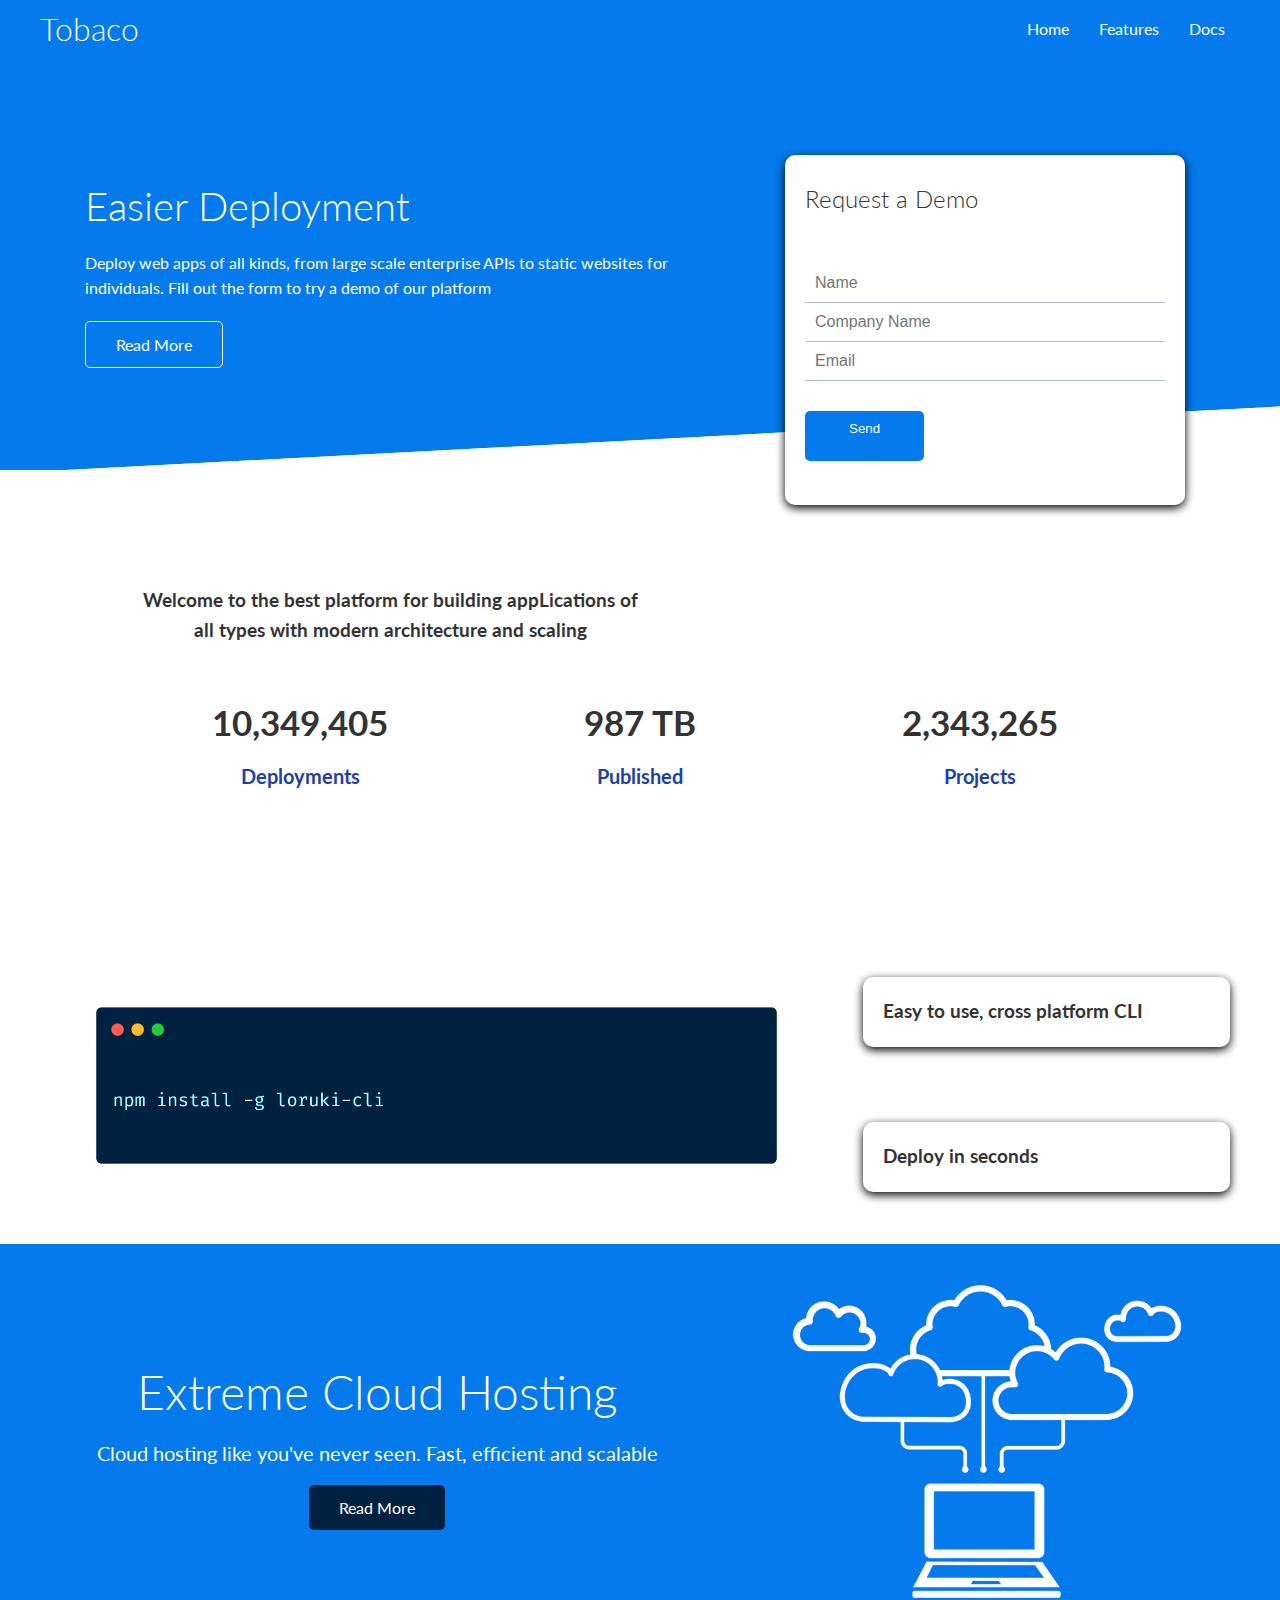
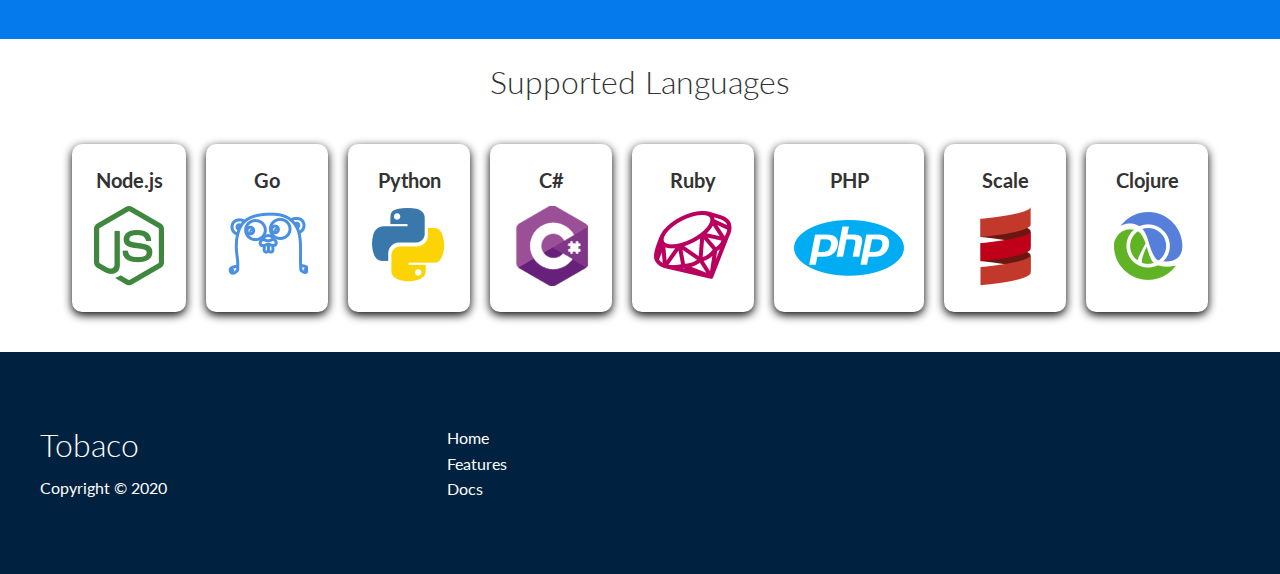
<file: responsive_web/index.html>
<!DOCTYPE html>
<html lang="en">
<head>
    <meta charset="UTF-8">
    <meta name="viewport" content="width=device-width, initial-scale=1.0">
    <link rel="stylesheet" href="style.css">
    <link rel="stylesheet" href="utilities.css">
    <link rel="stylesheet" href="https://cdnjs.cloudflare.com/ajax/libs/font-awesome/5.15.1/css/all.min.css" integrity="sha512-+4zCK9k+qNFUR5X+cKL9EIR+ZOhtIloNl9GIKS57V1MyNsYpYcUrUeQc9vNfzsWfV28IaLL3i96P9sdNyeRssA==" crossorigin="anonymous" />
    <title>Tobaco | Cloud Hosting For Everyone</title>
</head>
<body>
    <!-- NAVBAR -->
    <div class="navbar">
        <div class="container flex">
            <h1 class="logo">Tobaco</h1>
            <nav>
                <ul>
                    <li><a href="index.html">Home</a></li>

                    <li><a href="features.html">Features</a></li>

                    <li><a href="docs.html">Docs</a></li>
                </ul>
            </nav>
        </div>
    </div>

    <!-- showcase -->
    <section class="showcase">
       <div class="container grid">
        <div class="showcase-text">

            <h1>Easier Deployment</h1>

            <p>
                Deploy web apps of all kinds, from large scale enterprise APIs to static websites for individuals. Fill out the form to try a demo of our platform
            </p>

            <a class="btn btn-outline" href="features.html">Read More</a>

        </div>

        <div class="showcase-form card">
            <h2>Request a Demo</h2>
            <form  name="contact" method="POST" netlify-honeypot="bot-field" data-netlify="true">

                <input type="hidden" name="form-name" value="contact">

                <p class="hidden">
                    <label>Don’t fill this out if you’re human: <input name="bot-field" /></label>
                  </p>

                <div class="form-control">
                    <input type="text" name="name" placeholder="Name" required>

                    <input type="text" name="company" placeholder="Company Name" required>

                    <input type="email" name="email" placeholder="Email" required>



                </div>
                <input type="submit" value="Send
                " class="btn btn-primary">
            </form>
        </div>
       </div>

    </section>

    <!-- stats -->

    <section class="stats">

     <div class="container">

         <h3 class="stats-heading text-center my-1">
             Welcome to the best platform for building appLications of all types with modern architecture and scaling
         </h3>

         <div class="grid grid-3 text-center my-4"> 

             <div>
                 <i class="fas fa-server fa-3x"></i> 

                 <h3>10,349,405</h3>

                 <p class="text-secondary">Deployments</p>
             </div>

             <div>
                <i class="fas fa-upload fa-3x"></i> 

                <h3>987 TB</h3>
                
                <p class="text-secondary">Published</p>
             </div>

             <div>
                <i class="fas fa-project-diagram fa-3x"></i> 

                <h3>2,343,265</h3>
                
                <p class="text-secondary">Projects</p>
             </div>

         </div>
     </div>

    </section>

    <!-- CLI -->

    <section class="cli">
        <div class="container grid">
            <img src="images/cli.png" alt="">

            <div class="card">
                <h3>Easy to use, cross platform CLI</h3>
            </div>

            <div class="card">
                <h3>Deploy in seconds</h3>
            </div>
        </div>

    </section>

    <!-- cloud -->

    <section class="cloud bg-primary my-2 py-2">
        <div class="container grid">
            <div class="text-center">
                <h2 class="lg">Extreme Cloud Hosting</h2>

                <p class="lead my-1">Cloud hosting like you've never seen. Fast, efficient and scalable
                </p>
                <a href="features.html" class="btn btn-dark">Read More</a>
            </div>
            <img src="images/cloud.png" alt="">
        </div>
    </section>

    <!-- languages -->

    <section class="language">
        <h2 class="md text-center my-2">
            Supported Languages
        </h2>
        <div class="container flex">
            <div class="card">
                <h4>Node.js</h4>
                <img src="images/logos/node.png" alt=""> 
            </div>

            <div class="card">
                <h4>Go</h4>
                <img src="images/logos/go.png" alt=""> 
            </div>

            <div class="card">
                <h4>Python</h4>
                <img src="images/logos/python.png" alt=""> 
            </div>

            <div class="card">
                <h4>C#</h4>
                <img src="images/logos/csharp.png" alt=""> 
            </div>

            <div class="card">
                <h4>Ruby</h4>
                <img src="images/logos/ruby.png" alt=""> 
            </div>

            <div class="card">
                <h4>PHP</h4>
                <img src="images/logos/php.png" alt=""> 
            </div>

            <div class="card">
                <h4>Scale</h4>
                <img src="images/logos/scala.png" alt=""> 
            </div>

            <div class="card">
                <h4>Clojure</h4>
                <img src="images/logos/clojure.png" alt=""> 
            </div>
        </div>
    </section>

    <!-- footer -->

    <footer class="footer bg-dark py-5">
        <div class="container grid grid-3">
            <div>
                <h1>
                    Tobaco
                </h1>
                <p>Copyright &copy; 2020</p>
            </div>
            <nav>
                <ul>
                    <li>
                        <a href="index.html">Home</a>
                    </li>

                    <li>
                        <a href="features.html">Features</a>
                    </li>

                    <li>
                        <a href="docs.html">Docs</a>
                    </li>
                </ul>
            </nav>

           <div class="social">
               <a href="#"><i class="fab fa-github fa-2"></i></a>

               <a href="#"><i class="fab fa-facebook fa-2"></i></a>

               <a href="#"><i class="fab fa-instagram fa-2"></i></a>

               <a href="#"><i class="fab fa-twitter fa-2"></i></a>
           </div>
        </div>
    </footer>
   
</body>
</html>
</file>
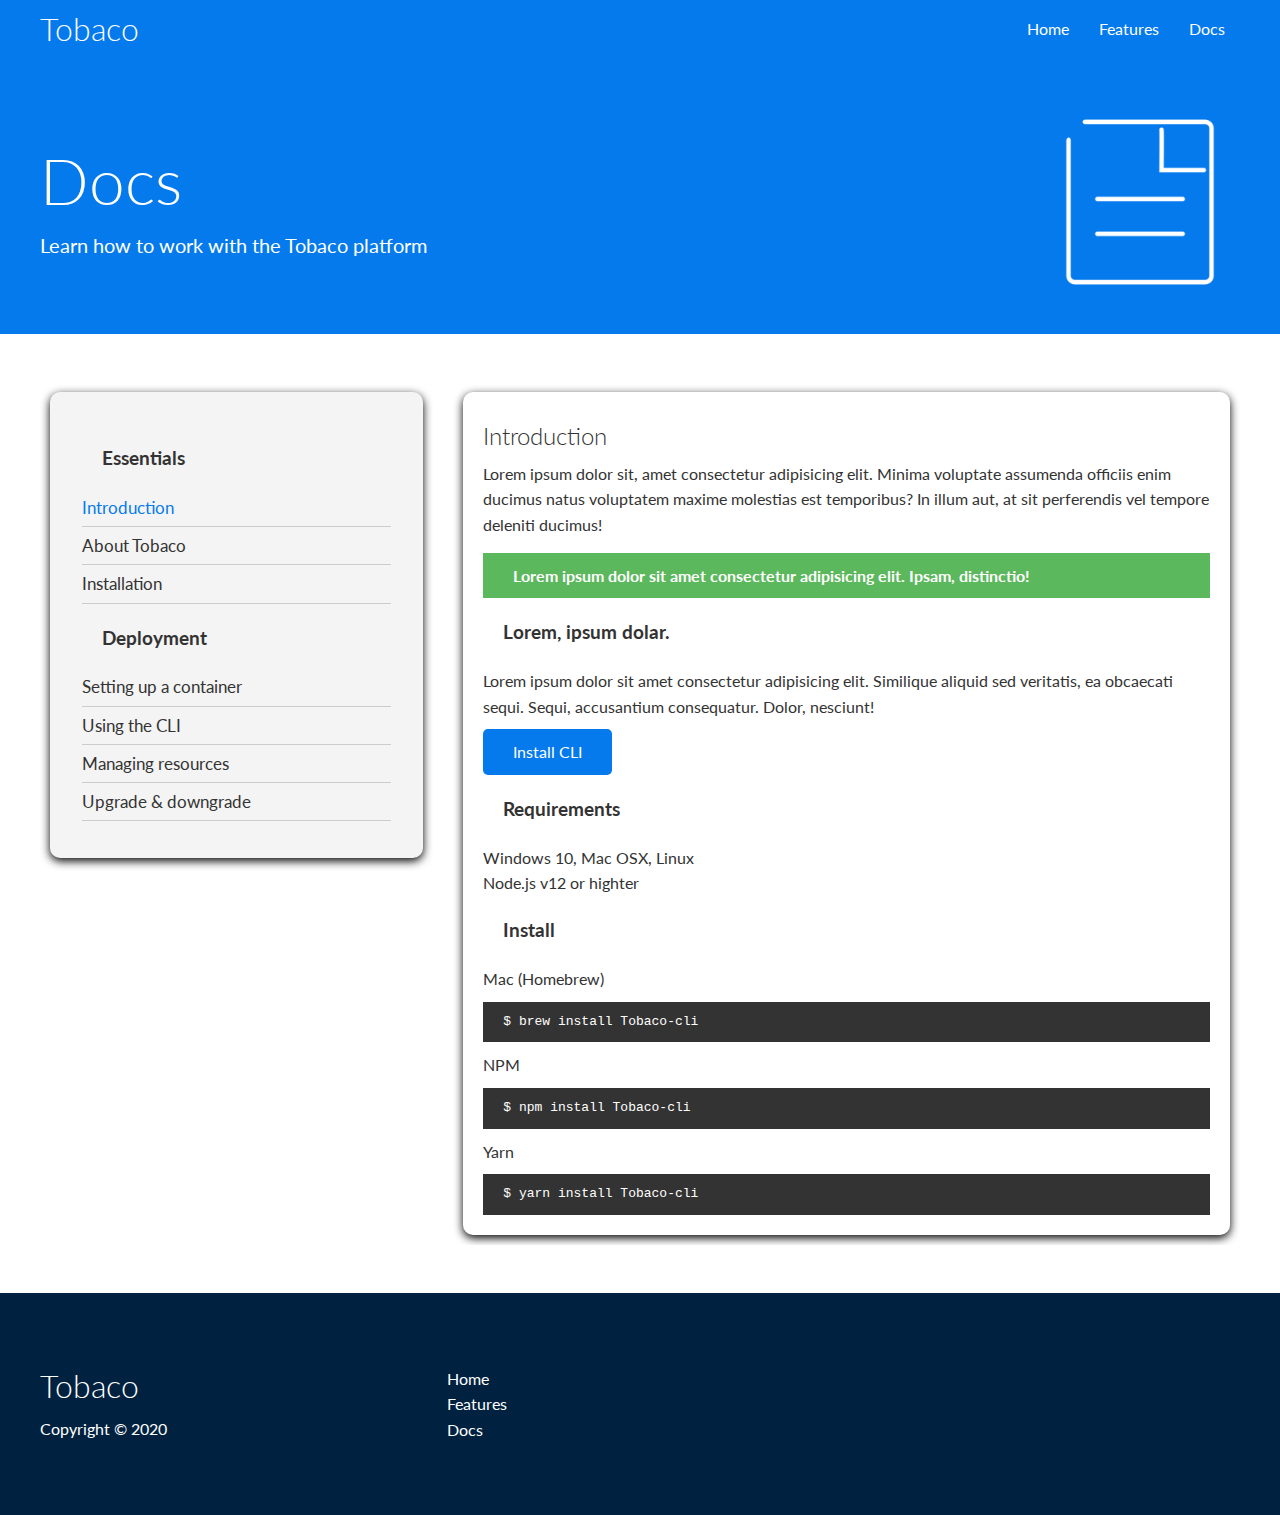
<file: responsive_web/docs.html>
<!DOCTYPE html>
<html lang="en">
<head>
    <meta charset="UTF-8">
    <meta name="viewport" content="width=device-width, initial-scale=1.0">
    <link rel="stylesheet" href="style.css">
    <link rel="stylesheet" href="utilities.css">
    <link rel="stylesheet" href="https://cdnjs.cloudflare.com/ajax/libs/font-awesome/5.15.1/css/all.min.css" integrity="sha512-+4zCK9k+qNFUR5X+cKL9EIR+ZOhtIloNl9GIKS57V1MyNsYpYcUrUeQc9vNfzsWfV28IaLL3i96P9sdNyeRssA==" crossorigin="anonymous" />
    <title>Tobaco | Cloud Hosting For Everyone</title>
</head>
<body>
    <!-- NAVBAR -->
    <div class="navbar">
        <div class="container flex">
            <h1 class="logo">Tobaco</h1>
            <nav>
                <ul>
                    <li><a href="index.html">Home</a></li>

                    <li><a href="features.html">Features</a></li>

                    <li><a href="docs.html">Docs</a></li>
                </ul>
            </nav>
        </div>
    </div>

    <!-- head -->

    <section class="docs-head bg-primary py-3">
        <div class="container grid">
            <div>
                <h1 class="xl">Docs</h1>

                <p class="lead">
                    Learn how to work with the Tobaco platform 
                </p>
            </div>
            <img src="images/docs.png" alt="">
        </div>
    </section>

    <!-- Docs main -->
    <section class="docs-main my-4">
        <div class="container grid">
            <div class="card bg-light p-3">
                <h3 class="my-2">Essentials</h3>
                <nav>
                    <ul>
                        <li><a class="text-primary" href="#">Introduction</a></li>
                        <li><a href="#">About Tobaco</a></li>
                        <li><a href="#">Installation</a></li>
                    </ul>
                </nav>

                <h3 class="my-2">Deployment</h3>
                <nav>
                    <ul>
                        <li><a href="#">Setting up a container</a></li>
							<li><a href="#">Using the CLI</a></li>
							<li><a href="#">Managing resources</a></li>
							<li><a href="#">Upgrade & downgrade</a></li>
                    </ul>
                </nav>

            </div>

            <div class="card">
                <h2>Introduction</h2>
                <p>
                    Lorem ipsum dolor sit, amet consectetur adipisicing elit. Minima voluptate assumenda officiis enim ducimus natus voluptatem maxime molestias est temporibus? In illum aut, at sit perferendis vel tempore deleniti ducimus!
                </p>
                <div class="alert alert-success">
                    <i class="fas fa-info"></i> Lorem ipsum dolor sit amet consectetur adipisicing elit. Ipsam, distinctio!
                </div>
           

            <h3>Lorem, ipsum dolar.</h3>

            <p>
                Lorem ipsum dolor sit amet consectetur adipisicing elit. Similique aliquid sed veritatis, ea obcaecati sequi. Sequi, accusantium consequatur. Dolor, nesciunt!
            </p>

            <a href="#" class="btn btn-primary">Install CLI</a>

            <h3>Requirements</h3>

            <ul>
                <li>Windows 10, Mac OSX, Linux</li>
                <li>Node.js v12 or highter</li>
            </ul>

            <h3>Install</h3>

            <p>Mac (Homebrew)</p>
            <pre><code>$ brew install Tobaco-cli</code></pre>

            <p>NPM</p>
            <pre><code>$ npm install Tobaco-cli</code></pre>

            <p>Yarn</p>
            <pre><code>$ yarn install Tobaco-cli</code></pre>

        </div>

        </div>

    </section>

 

    <!-- footer -->

    <footer class="footer bg-dark py-5">
        <div class="container grid grid-3">
            <div>
                <h1>
                    Tobaco
                </h1>
                <p>Copyright &copy; 2020</p>
            </div>
            <nav>
                <ul>
                    <li>
                        <a href="index.html">Home</a>
                    </li>

                    <li>
                        <a href="features.html">Features</a>
                    </li>

                    <li>
                        <a href="docs.html">Docs</a>
                    </li>
                </ul>
            </nav>

           <div class="social">
               <a href="#"><i class="fab fa-github fa-2"></i></a>

               <a href="#"><i class="fab fa-facebook fa-2"></i></a>

               <a href="#"><i class="fab fa-instagram fa-2"></i></a>

               <a href="#"><i class="fab fa-twitter fa-2"></i></a>
           </div>
        </div>
    </footer>
   
</body>
</html>
</file>
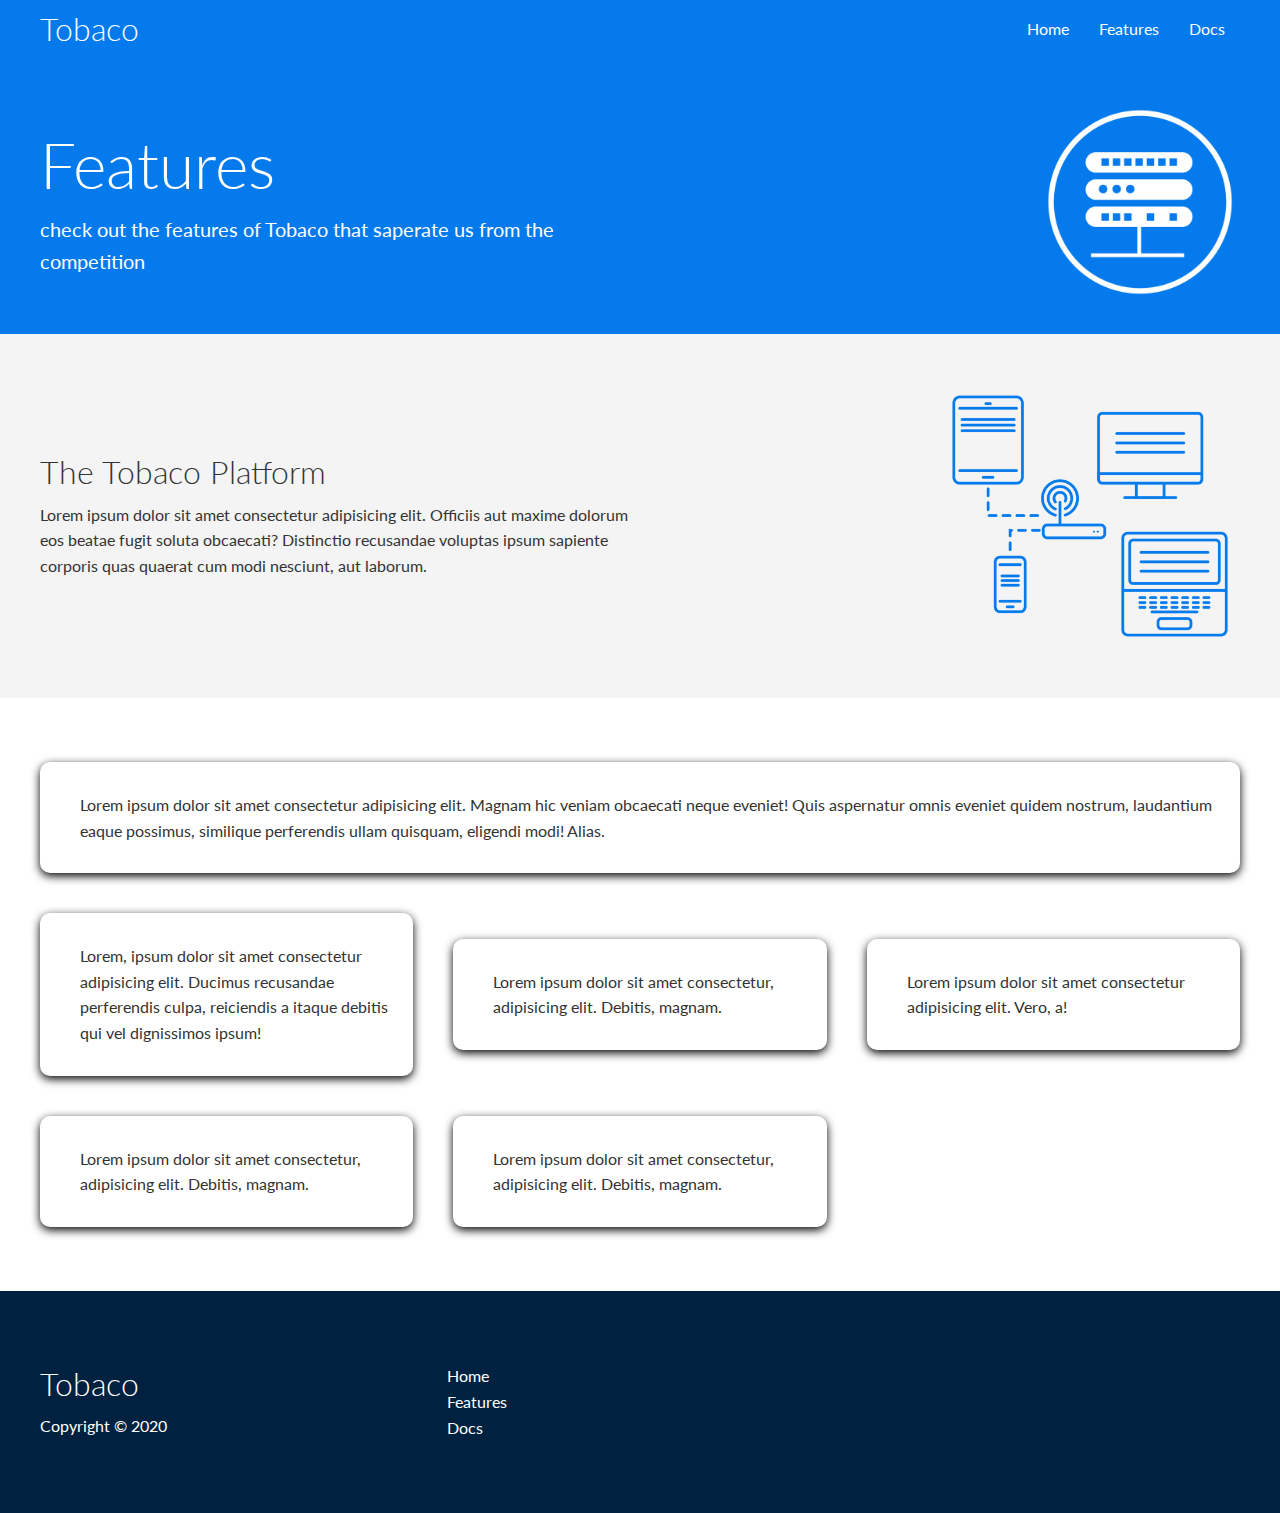
<file: responsive_web/features.html>
<!DOCTYPE html>
<html lang="en">
<head>
    <meta charset="UTF-8">
    <meta name="viewport" content="width=device-width, initial-scale=1.0">
    <link rel="stylesheet" href="style.css">
    <link rel="stylesheet" href="utilities.css">
    <link rel="stylesheet" href="https://cdnjs.cloudflare.com/ajax/libs/font-awesome/5.15.1/css/all.min.css" integrity="sha512-+4zCK9k+qNFUR5X+cKL9EIR+ZOhtIloNl9GIKS57V1MyNsYpYcUrUeQc9vNfzsWfV28IaLL3i96P9sdNyeRssA==" crossorigin="anonymous" />
    <title>Tobaco | Cloud Hosting For Everyone</title>
</head>
<body>
    <!-- NAVBAR -->
    <div class="navbar">
        <div class="container flex">
            <h1 class="logo">Tobaco</h1>
            <nav>
                <ul>
                    <li><a href="index.html">Home</a></li>

                    <li><a href="features.html">Features</a></li>

                    <li><a href="docs.html">Docs</a></li>
                </ul>
            </nav>
        </div>
    </div>

    <!-- head -->

    <section class="features-head bg-primary py-3">
        <div class="container grid">
            <div>
                <h1 class="xl">Features</h1>

                <p class="lead">
                    check out the features of Tobaco that saperate us from the competition
                </p>
            </div>
            <img src="images/server.png" alt="">
        </div>
    </section>

    <!-- Sub head -->

    <section class="features-sub-head bg-light py-3">
        <div class="container grid">
            <div>
                <h1 class="md">The Tobaco Platform</h1>

                <p>
                   Lorem ipsum dolor sit amet consectetur adipisicing elit. Officiis aut maxime dolorum eos beatae fugit soluta obcaecati? Distinctio recusandae voluptas ipsum sapiente corporis quas quaerat cum modi nesciunt, aut laborum.
                </p>
            </div>
            <img src="images/server2.png" alt="">
        </div>
    </section>

    <section class="features-main my-2">
        <div class="container grid grid-3">
            <div class="card flex">
                <i class="fas fa-server fa-3x"></i>

                <p>
                    Lorem ipsum dolor sit amet consectetur adipisicing elit. Magnam hic veniam obcaecati neque eveniet! Quis aspernatur omnis eveniet quidem nostrum, laudantium eaque possimus, similique perferendis ullam quisquam, eligendi modi! Alias.
                </p>


            </div>

            <div class="card flex">
                <i class="fas fa-network-wired fa-3x"></i>
                <p>
                    Lorem, ipsum dolor sit amet consectetur adipisicing elit. Ducimus
                    recusandae perferendis culpa, reiciendis a itaque debitis qui vel
                    dignissimos ipsum!
                </p>
            </div>
            <div class="card flex">
                <i class="fas fa-laptop-code fa-3x"></i>
                <p>
                    Lorem ipsum dolor sit amet consectetur, adipisicing elit. Debitis,
                    magnam.
                </p>
            </div>
            <div class="card flex">
                <i class="fas fa-database fa-3x"></i>
                <p>
                    Lorem ipsum dolor sit amet consectetur adipisicing elit. Vero, a!
                </p>
            </div>
            <div class="card flex">
                <i class="fas fa-power-off fa-3x"></i>
                <p>
                    Lorem ipsum dolor sit amet consectetur, adipisicing elit. Debitis,
                    magnam.
                </p>
            </div>
            <div class="card flex">
                <i class="fas fa-upload fa-3x"></i>
                <p>
                    Lorem ipsum dolor sit amet consectetur, adipisicing elit. Debitis,
                    magnam.
                </p>
            </div>

        </div>
    </section>





  

    <!-- footer -->

    <footer class="footer bg-dark py-5">
        <div class="container grid grid-3">
            <div>
                <h1>
                    Tobaco
                </h1>
                <p>Copyright &copy; 2020</p>
            </div>
            <nav>
                <ul>
                    <li>
                        <a href="index.html">Home</a>
                    </li>

                    <li>
                        <a href="features.html">Features</a>
                    </li>

                    <li>
                        <a href="docs.html">Docs</a>
                    </li>
                </ul>
            </nav>

           <div class="social">
               <a href="#"><i class="fab fa-github fa-2"></i></a>

               <a href="#"><i class="fab fa-facebook fa-2"></i></a>

               <a href="#"><i class="fab fa-instagram fa-2"></i></a>

               <a href="#"><i class="fab fa-twitter fa-2"></i></a>
           </div>
        </div>
    </footer>
   
</body>
</html>
</file>
<file: responsive_web/style.css>
@import url('https://fonts.googleapis.com/css2?family=Lato:wght@300&display=swap');

:root {
    --primary-color: #047aed;
    --secondary-color: #1c3faB;
    --dark-color: #002240;
    --light-color: #f4f4f4;
    --success-color: #5cb85c;
    --error-color: #d9534f;

}


* {
    box-sizing: border-box;
    padding: 0 ;
    margin: 0;
}

body {
    font-family: 'lato' , 'sans-serif';
    color: #333;
    line-height: 1.6 ;
}

ul {
    list-style-type: none
}

a {
    text-decoration: none;
    color: #333;
}

h1,
h2 {
    font-weight: 300;
    line-height: 1.2;
    margin: 10px 0; 
}

p {
    margin: 10px 0;
}

img {
    width: 100%;
}

code,
pre {
    background-color: #333;
    color: #fff;
    padding: 10px;
}

.hidden {
    visibility: hidden;
    height: 0;
}
/* NAVBAR */

.navbar {
    background-color:#047aed;
    color: #fff;
    height: 70px;
}

.navbar ul {
    display: flex;
}

.navbar a {
    color: #fff;
    padding: 10px ;
    margin: 0% 5px;
}

.navbar a:hover {
    border-bottom: 2px solid #fff ;

}

.navbar .flex {
    justify-content: space-between;
}

/* SHOWCASE */
.showcase {
    height: 400px;
    background-color: #047aed;
    color: #fff;
    position: relative;
}

.showcase h1 {
    font-size: 40px;
}

.showcase p {
    margin: 20px 0;
}

.showcase .grid {
    overflow: visible;
    grid-template-columns: 55% auto;
    gap: 30px;
}

.showcase-text {
    animation: slideInFromLeft 1s ease-in;
}

.showcase-form {
    position: relative;
    top: 60px;
    height: 350px;
    width: 400px;
    padding: 40px;
    z-index: 100;
    justify-self: flex-end;
    animation: slideInFromRight 1s ease-in;

}

.showcase-form .form-control {
    margin: 30px 0;
}

.showcase-form input[type='text'],
.showcase-form input[type='email'] {
    border: 0;
    border-bottom: 1px solid #b4becb;
    width: 100%;
    padding: 10px;
    font-size: 16px;

}
.showcase-form input:focus {
    outline: none;
}

.showcase::before,
.showcase::after {
    content: '';
    position: absolute;
    height: 100px;
    bottom: -70px;
    right: 0;
    left: 0;
    background: #fff;
    transform: skewY(-3deg);
    -webkit-transform: skewY(-3deg);
    -moz-transform: skewY(-3deg);
    -ms-transform: skewY(-3deg);
}

/* stats */

.stats {
    padding: 100px;
    animation: slideInFromBottom 1s ease-in;

}

.stats-heading {
    max-width: 500px;
    margin: auto;
}

.stats .grid h3 {
    font-size: 35px ;
}

.stats .grid p {
    font-size: 20px ;
    font-weight: bold;
}

/* CLI */

.cli .grid {
    grid-template-columns:repeat(3, 1fr) ;
    grid-template-rows: repeat(2, 1fr);
}

.cli .grid > *:first-child {
    grid-column: 1 / span 2 ;
    grid-row: 1 / span 2;
}

/* CLOUD */

.cloud .grid {
    grid-template-columns: 4fr 3fr;
}

/* languages */

.language .flex {
    flex-wrap: wrap;
}

.language .card {
    text-align: center;
    margin: 18px 10px 40px;
    transition: transform 0.2s ease-in;
}

.language .card h4 {
    font-size: 20px;
    margin-bottom: 10px;
}

.language .card:hover {
    transform: translateY(-15px);
}

/* features */

.features-head img, .docs-head img {
    width: 200px;
    justify-self: flex-end;
}

.features-sub-head img {
    width: 300px;
    justify-self: flex-end;
}

.features-main .card > i {
    margin-right: 20px;
}

.features-main .grid {
    padding: 30px;
}

.features-main .grid *:first-child {
    grid-column: 1/ span 3;
}

.features-main .grid *:inth-child(2) {
    grid-column: 1/ span 2;
}

/* docs */

.docs-main h3 {
    margin: 20px;
}

.docs-main .grid {
    grid-template-columns: 1fr 2fr;
    align-items: flex-start;
}

.docs-main nav li {
    font-size: 17px;
    padding-bottom: 5px ;
    margin-bottom:5px ;
    border-bottom: #ccc solid 1px;
}

.docs-main a:hover{
    font-weight: bold;
}

/* footer */

.footer .social a {
    margin: 0 10px;
}

/* Animation */

@keyframes slideInFromLeft {
    0% {
        transform: translateX(-100%);
    }

    100% {
        transform: translateX(0);
    }
}

@keyframes slideInFromRight {
    0% {
        transform: translateX(100%);
    }

    100% {
        transform: translateX(0);
    }
}

@keyframes slideInFromTop {
    0% {
        transform: translateX(-100%);
    }

    100% {
        transform: translateX(0);
    }
}

@keyframes slideInFromBottom {
    0% {
        transform: translateX(100%);
    }

    100% {
        transform: translateX(0);
    }
}

/* tablets and under */

@media (max-width: 768px) {
    .grid,
    .showcase .grid,
    .stats .grid,
    .cli .grid,
    .cloud .grid,
    .features-main .grid,
    .docs-main .grid, 
    .features-sub-head .grid,
    .features-head .grid, 
    .docs-head .grid
     {
        grid-template-columns: 1fr;
        grid-template-rows: 1fr;
    }

.showcase {
    height: auto;
}

.showcase-text  {
    text-align: center;
    margin-top: 40px;
    animation: slideInFromTop 1s ease-in;

}

.showcase-form {
    justify-self: center;
    margin: auto;
    animation: slideInFromBottom 1s ease-in;

}

.cli .grid > *:first-child {
    grid-column: 1;
    grid-row: 1;
}

.features-head,
.features-sub-head,
.docs-head {
    text-align: center;
}

.features-head img,
.features-sub-head img,
.docs-head img {
   justify-self: center;
}

.features-main .grid > *:first-child,
.features-main .grid > *:inth-child(2) {
    grid-column: 1;
}



 
}


/* mobiles */

@media (max-width: 500px) {
    .navbar {
        height: 110px;
    }

 .navbar .flex {
     flex-direction: column;
 }
 
.navbar ul {
    padding: 10px;
    background-color: rgba(0, 0, 0, 0.1);
}
    

}
</file>
<file: responsive_web/utilities.css>
.container {
    max-width: 1100%;
    margin: 0% auto;
    overflow: auto;
    padding: 0 40px;
}




.card {
    background-color: #fff;
    color: #333;
    border-radius: 10px;
    box-shadow: 0 3px 10px rgba(0,0,0.2);
    padding: 20px ;
    margin: 10px ;

}
.btn {
    display: inline-block;
    padding: 10px 30px;
    cursor: pointer;
    background-color: #047aed;
    color: #fff;
    border: none;
    border-radius: 5px;
}

.btn-outline {
    background-color: transparent;
    border: 1px solid #fff;
}

.btn:hover {
    transform: scale(0.98);
}

/* background and colored buttons */

.bg-primary,
.btn-primary {
    background-color: #047aed;
    color: #fff;
}

.bg-secondary,
.btn-secondary {
    background-color: #1c3faB;
    color: #fff;
}

.bg-dark,
.btn-dark {
    background-color: #002240;
    color: #fff;
}

.bg-light,
.btn-light {
    background-color: #f4f4f4;
    color: #333;
}

.bg-primary a,
.btn-primary a,
.bg-secondary a,
.btn-secondary a,
.bg-dark a,
.btn-dark a {
    color: #fff;
}

/* text colors */

.text-primary {
    color: #047aed;
}

.text-secondary {
    color: #1c3faB;
}

.text-dark {
    color: #002240;
}

.text-light {
    color: #f4f4f4;
}

/* text sizes */

.lead {
    font-size: 20px;
}

.sm {
    font-size: 1rem;
}

.md {
    font-size: 2rem;
}

.lg {
    font-size:3rem;
}

.xl {
    font-size: 4rem;
}

.text-center {
    text-align: center ;
}

/* alert */

.alert {
    background-color: #f4f4f4;
    padding: 10px 20px;
    font-weight: bold;
    margin: 15px 0;
}

.alert i {
    margin-right: 10px;
}

.alert-success {
    background-color: #5cb85c ;
    color: #fff;
}

.error-success {
    background-color: #d9534f ;
    color: #fff;
}

.flex {
    display: flex;
    justify-content: center;
    align-items: center;
    
   
}

.grid {
    display: grid;
    grid-template-columns: repeat(2, 1fr) ;
    gap: 20px;
    justify-content: center;
    align-items: center;
    height: 100%;
}

.grid-3 {
    grid-template-columns: repeat(3, 1fr) ;

}

/* margin */

.my-1 {
    margin: 1rem 0;
}

.my-2 {
    margin: 1.5rem 0;
}

.my-3 {
    margin: 2rem 0;
}

.my-4 {
    margin: 3rem 0;
}

.my-5 {
    margin: 4rem 0;
}

.m-1 {
    margin: 1rem;
}

.m-2 {
    margin: 1.5rem;
}

.m-3 {
    margin: 2rem;
}

.m-4 {
    margin: 3rem;
}

.m-5 {
    margin: 4rem;
}

/* padding */

.py-1 {
    padding: 1rem 0;
}

.py-2 {
    padding: 1.5rem 0;
}

.py-3 {
    padding: 2rem 0;
}

.py-4 {
    padding: 3rem 0;
}

.py-5 {
    padding: 4rem 0;
}

.p-1 {
   padding: 1rem;
}

.p-2 {
   padding: 1.5rem;
}

.p-3 {
   padding: 2rem;
}

.p-4 {
   padding: 3rem;
}

.p-5 {
   padding: 4rem;
}
</file>
